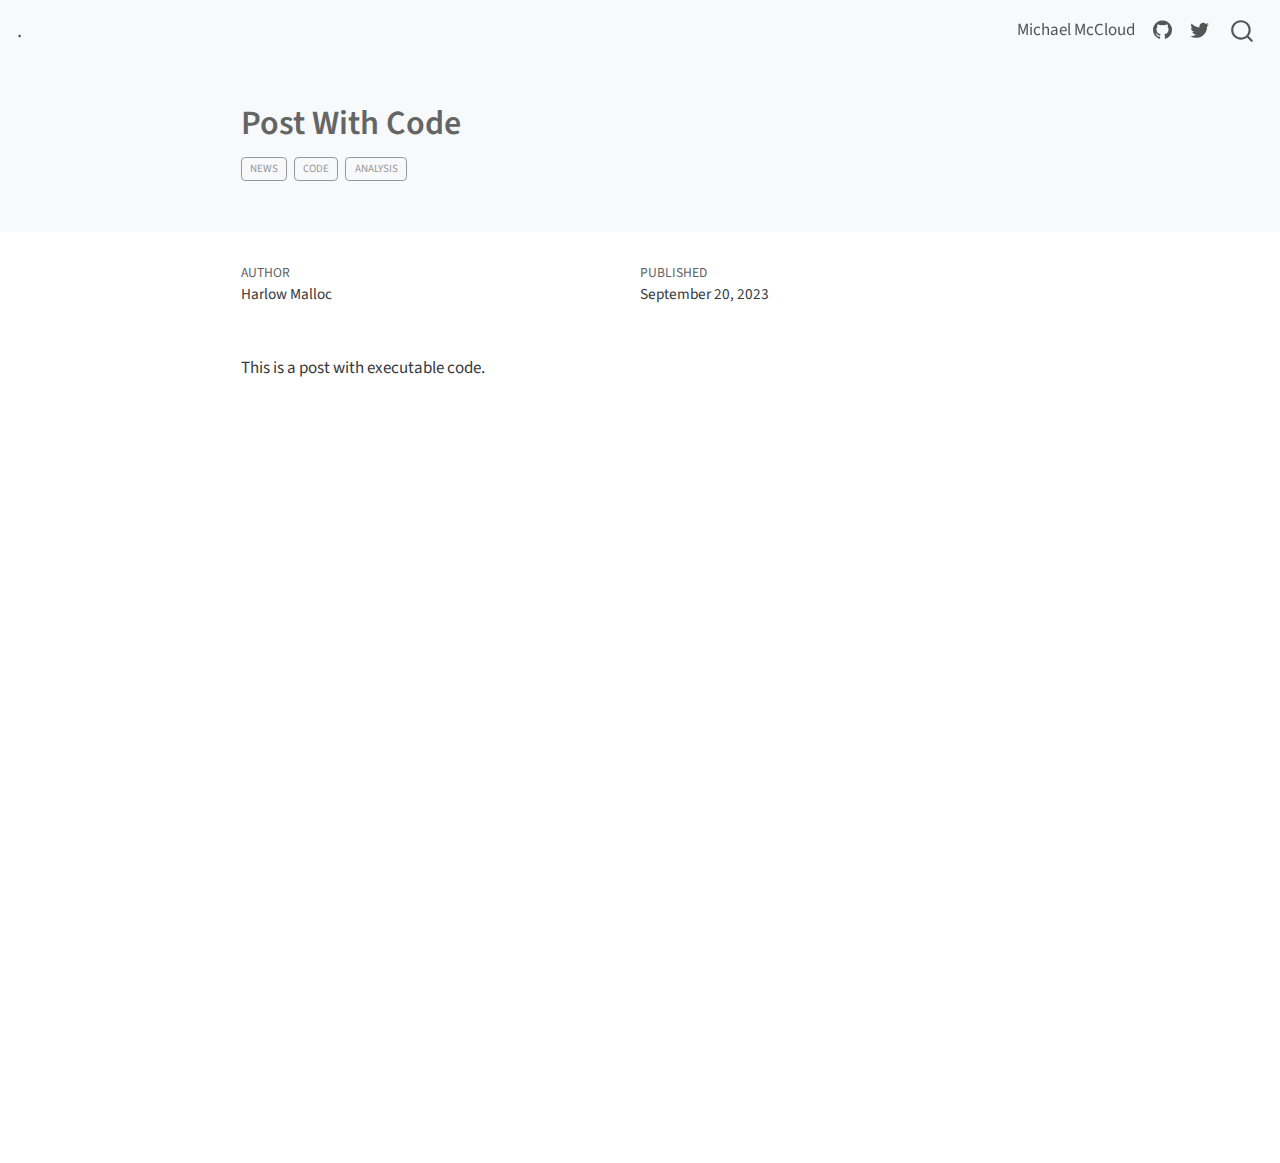
<file: docs/posts/post-with-code/index.html>
<!DOCTYPE html>
<html xmlns="http://www.w3.org/1999/xhtml" lang="en" xml:lang="en"><head>

<meta charset="utf-8">
<meta name="generator" content="quarto-1.3.450">

<meta name="viewport" content="width=device-width, initial-scale=1.0, user-scalable=yes">

<meta name="author" content="Harlow Malloc">
<meta name="dcterms.date" content="2023-09-20">

<title>. - Post With Code</title>
<style>
code{white-space: pre-wrap;}
span.smallcaps{font-variant: small-caps;}
div.columns{display: flex; gap: min(4vw, 1.5em);}
div.column{flex: auto; overflow-x: auto;}
div.hanging-indent{margin-left: 1.5em; text-indent: -1.5em;}
ul.task-list{list-style: none;}
ul.task-list li input[type="checkbox"] {
  width: 0.8em;
  margin: 0 0.8em 0.2em -1em; /* quarto-specific, see https://github.com/quarto-dev/quarto-cli/issues/4556 */ 
  vertical-align: middle;
}
</style>


<script src="../../site_libs/quarto-nav/quarto-nav.js"></script>
<script src="../../site_libs/quarto-nav/headroom.min.js"></script>
<script src="../../site_libs/clipboard/clipboard.min.js"></script>
<script src="../../site_libs/quarto-search/autocomplete.umd.js"></script>
<script src="../../site_libs/quarto-search/fuse.min.js"></script>
<script src="../../site_libs/quarto-search/quarto-search.js"></script>
<meta name="quarto:offset" content="../../">
<script src="../../site_libs/quarto-html/quarto.js"></script>
<script src="../../site_libs/quarto-html/popper.min.js"></script>
<script src="../../site_libs/quarto-html/tippy.umd.min.js"></script>
<script src="../../site_libs/quarto-html/anchor.min.js"></script>
<link href="../../site_libs/quarto-html/tippy.css" rel="stylesheet">
<link href="../../site_libs/quarto-html/quarto-syntax-highlighting.css" rel="stylesheet" id="quarto-text-highlighting-styles">
<script src="../../site_libs/bootstrap/bootstrap.min.js"></script>
<link href="../../site_libs/bootstrap/bootstrap-icons.css" rel="stylesheet">
<link href="../../site_libs/bootstrap/bootstrap.min.css" rel="stylesheet" id="quarto-bootstrap" data-mode="light">
<script id="quarto-search-options" type="application/json">{
  "location": "navbar",
  "copy-button": false,
  "collapse-after": 3,
  "panel-placement": "end",
  "type": "overlay",
  "limit": 20,
  "language": {
    "search-no-results-text": "No results",
    "search-matching-documents-text": "matching documents",
    "search-copy-link-title": "Copy link to search",
    "search-hide-matches-text": "Hide additional matches",
    "search-more-match-text": "more match in this document",
    "search-more-matches-text": "more matches in this document",
    "search-clear-button-title": "Clear",
    "search-detached-cancel-button-title": "Cancel",
    "search-submit-button-title": "Submit",
    "search-label": "Search"
  }
}</script>


<link rel="stylesheet" href="../../styles.css">
</head>

<body class="nav-fixed fullcontent">

<div id="quarto-search-results"></div>
  <header id="quarto-header" class="headroom fixed-top">
    <nav class="navbar navbar-expand-lg navbar-dark ">
      <div class="navbar-container container-fluid">
      <div class="navbar-brand-container">
    <a class="navbar-brand" href="../../index.html">
    <span class="navbar-title">.</span>
    </a>
  </div>
            <div id="quarto-search" class="" title="Search"></div>
          <button class="navbar-toggler" type="button" data-bs-toggle="collapse" data-bs-target="#navbarCollapse" aria-controls="navbarCollapse" aria-expanded="false" aria-label="Toggle navigation" onclick="if (window.quartoToggleHeadroom) { window.quartoToggleHeadroom(); }">
  <span class="navbar-toggler-icon"></span>
</button>
          <div class="collapse navbar-collapse" id="navbarCollapse">
            <ul class="navbar-nav navbar-nav-scroll ms-auto">
  <li class="nav-item">
    <a class="nav-link" href="../../about.html" rel="" target="">
 <span class="menu-text">Michael McCloud</span></a>
  </li>  
  <li class="nav-item compact">
    <a class="nav-link" href="https://github.com/" rel="" target=""><i class="bi bi-github" role="img">
</i> 
 <span class="menu-text"></span></a>
  </li>  
  <li class="nav-item compact">
    <a class="nav-link" href="https://twitter.com" rel="" target=""><i class="bi bi-twitter" role="img">
</i> 
 <span class="menu-text"></span></a>
  </li>  
</ul>
            <div class="quarto-navbar-tools">
</div>
          </div> <!-- /navcollapse -->
      </div> <!-- /container-fluid -->
    </nav>
</header>
<!-- content -->
<header id="title-block-header" class="quarto-title-block default page-columns page-full">
  <div class="quarto-title-banner page-columns page-full">
    <div class="quarto-title column-body">
      <h1 class="title">Post With Code</h1>
                                <div class="quarto-categories">
                <div class="quarto-category">news</div>
                <div class="quarto-category">code</div>
                <div class="quarto-category">analysis</div>
              </div>
                  </div>
  </div>
    
  
  <div class="quarto-title-meta">

      <div>
      <div class="quarto-title-meta-heading">Author</div>
      <div class="quarto-title-meta-contents">
               <p>Harlow Malloc </p>
            </div>
    </div>
      
      <div>
      <div class="quarto-title-meta-heading">Published</div>
      <div class="quarto-title-meta-contents">
        <p class="date">September 20, 2023</p>
      </div>
    </div>
    
      
    </div>
    
  
  </header><div id="quarto-content" class="quarto-container page-columns page-rows-contents page-layout-article page-navbar">
<!-- sidebar -->
<!-- margin-sidebar -->
    
<!-- main -->
<main class="content quarto-banner-title-block" id="quarto-document-content">




<p>This is a post with executable code.</p>



</main> <!-- /main -->
<script id="quarto-html-after-body" type="application/javascript">
window.document.addEventListener("DOMContentLoaded", function (event) {
  const toggleBodyColorMode = (bsSheetEl) => {
    const mode = bsSheetEl.getAttribute("data-mode");
    const bodyEl = window.document.querySelector("body");
    if (mode === "dark") {
      bodyEl.classList.add("quarto-dark");
      bodyEl.classList.remove("quarto-light");
    } else {
      bodyEl.classList.add("quarto-light");
      bodyEl.classList.remove("quarto-dark");
    }
  }
  const toggleBodyColorPrimary = () => {
    const bsSheetEl = window.document.querySelector("link#quarto-bootstrap");
    if (bsSheetEl) {
      toggleBodyColorMode(bsSheetEl);
    }
  }
  toggleBodyColorPrimary();  
  const icon = "";
  const anchorJS = new window.AnchorJS();
  anchorJS.options = {
    placement: 'right',
    icon: icon
  };
  anchorJS.add('.anchored');
  const isCodeAnnotation = (el) => {
    for (const clz of el.classList) {
      if (clz.startsWith('code-annotation-')) {                     
        return true;
      }
    }
    return false;
  }
  const clipboard = new window.ClipboardJS('.code-copy-button', {
    text: function(trigger) {
      const codeEl = trigger.previousElementSibling.cloneNode(true);
      for (const childEl of codeEl.children) {
        if (isCodeAnnotation(childEl)) {
          childEl.remove();
        }
      }
      return codeEl.innerText;
    }
  });
  clipboard.on('success', function(e) {
    // button target
    const button = e.trigger;
    // don't keep focus
    button.blur();
    // flash "checked"
    button.classList.add('code-copy-button-checked');
    var currentTitle = button.getAttribute("title");
    button.setAttribute("title", "Copied!");
    let tooltip;
    if (window.bootstrap) {
      button.setAttribute("data-bs-toggle", "tooltip");
      button.setAttribute("data-bs-placement", "left");
      button.setAttribute("data-bs-title", "Copied!");
      tooltip = new bootstrap.Tooltip(button, 
        { trigger: "manual", 
          customClass: "code-copy-button-tooltip",
          offset: [0, -8]});
      tooltip.show();    
    }
    setTimeout(function() {
      if (tooltip) {
        tooltip.hide();
        button.removeAttribute("data-bs-title");
        button.removeAttribute("data-bs-toggle");
        button.removeAttribute("data-bs-placement");
      }
      button.setAttribute("title", currentTitle);
      button.classList.remove('code-copy-button-checked');
    }, 1000);
    // clear code selection
    e.clearSelection();
  });
  function tippyHover(el, contentFn) {
    const config = {
      allowHTML: true,
      content: contentFn,
      maxWidth: 500,
      delay: 100,
      arrow: false,
      appendTo: function(el) {
          return el.parentElement;
      },
      interactive: true,
      interactiveBorder: 10,
      theme: 'quarto',
      placement: 'bottom-start'
    };
    window.tippy(el, config); 
  }
  const noterefs = window.document.querySelectorAll('a[role="doc-noteref"]');
  for (var i=0; i<noterefs.length; i++) {
    const ref = noterefs[i];
    tippyHover(ref, function() {
      // use id or data attribute instead here
      let href = ref.getAttribute('data-footnote-href') || ref.getAttribute('href');
      try { href = new URL(href).hash; } catch {}
      const id = href.replace(/^#\/?/, "");
      const note = window.document.getElementById(id);
      return note.innerHTML;
    });
  }
      let selectedAnnoteEl;
      const selectorForAnnotation = ( cell, annotation) => {
        let cellAttr = 'data-code-cell="' + cell + '"';
        let lineAttr = 'data-code-annotation="' +  annotation + '"';
        const selector = 'span[' + cellAttr + '][' + lineAttr + ']';
        return selector;
      }
      const selectCodeLines = (annoteEl) => {
        const doc = window.document;
        const targetCell = annoteEl.getAttribute("data-target-cell");
        const targetAnnotation = annoteEl.getAttribute("data-target-annotation");
        const annoteSpan = window.document.querySelector(selectorForAnnotation(targetCell, targetAnnotation));
        const lines = annoteSpan.getAttribute("data-code-lines").split(",");
        const lineIds = lines.map((line) => {
          return targetCell + "-" + line;
        })
        let top = null;
        let height = null;
        let parent = null;
        if (lineIds.length > 0) {
            //compute the position of the single el (top and bottom and make a div)
            const el = window.document.getElementById(lineIds[0]);
            top = el.offsetTop;
            height = el.offsetHeight;
            parent = el.parentElement.parentElement;
          if (lineIds.length > 1) {
            const lastEl = window.document.getElementById(lineIds[lineIds.length - 1]);
            const bottom = lastEl.offsetTop + lastEl.offsetHeight;
            height = bottom - top;
          }
          if (top !== null && height !== null && parent !== null) {
            // cook up a div (if necessary) and position it 
            let div = window.document.getElementById("code-annotation-line-highlight");
            if (div === null) {
              div = window.document.createElement("div");
              div.setAttribute("id", "code-annotation-line-highlight");
              div.style.position = 'absolute';
              parent.appendChild(div);
            }
            div.style.top = top - 2 + "px";
            div.style.height = height + 4 + "px";
            let gutterDiv = window.document.getElementById("code-annotation-line-highlight-gutter");
            if (gutterDiv === null) {
              gutterDiv = window.document.createElement("div");
              gutterDiv.setAttribute("id", "code-annotation-line-highlight-gutter");
              gutterDiv.style.position = 'absolute';
              const codeCell = window.document.getElementById(targetCell);
              const gutter = codeCell.querySelector('.code-annotation-gutter');
              gutter.appendChild(gutterDiv);
            }
            gutterDiv.style.top = top - 2 + "px";
            gutterDiv.style.height = height + 4 + "px";
          }
          selectedAnnoteEl = annoteEl;
        }
      };
      const unselectCodeLines = () => {
        const elementsIds = ["code-annotation-line-highlight", "code-annotation-line-highlight-gutter"];
        elementsIds.forEach((elId) => {
          const div = window.document.getElementById(elId);
          if (div) {
            div.remove();
          }
        });
        selectedAnnoteEl = undefined;
      };
      // Attach click handler to the DT
      const annoteDls = window.document.querySelectorAll('dt[data-target-cell]');
      for (const annoteDlNode of annoteDls) {
        annoteDlNode.addEventListener('click', (event) => {
          const clickedEl = event.target;
          if (clickedEl !== selectedAnnoteEl) {
            unselectCodeLines();
            const activeEl = window.document.querySelector('dt[data-target-cell].code-annotation-active');
            if (activeEl) {
              activeEl.classList.remove('code-annotation-active');
            }
            selectCodeLines(clickedEl);
            clickedEl.classList.add('code-annotation-active');
          } else {
            // Unselect the line
            unselectCodeLines();
            clickedEl.classList.remove('code-annotation-active');
          }
        });
      }
  const findCites = (el) => {
    const parentEl = el.parentElement;
    if (parentEl) {
      const cites = parentEl.dataset.cites;
      if (cites) {
        return {
          el,
          cites: cites.split(' ')
        };
      } else {
        return findCites(el.parentElement)
      }
    } else {
      return undefined;
    }
  };
  var bibliorefs = window.document.querySelectorAll('a[role="doc-biblioref"]');
  for (var i=0; i<bibliorefs.length; i++) {
    const ref = bibliorefs[i];
    const citeInfo = findCites(ref);
    if (citeInfo) {
      tippyHover(citeInfo.el, function() {
        var popup = window.document.createElement('div');
        citeInfo.cites.forEach(function(cite) {
          var citeDiv = window.document.createElement('div');
          citeDiv.classList.add('hanging-indent');
          citeDiv.classList.add('csl-entry');
          var biblioDiv = window.document.getElementById('ref-' + cite);
          if (biblioDiv) {
            citeDiv.innerHTML = biblioDiv.innerHTML;
          }
          popup.appendChild(citeDiv);
        });
        return popup.innerHTML;
      });
    }
  }
});
</script>
</div> <!-- /content -->



</body></html>
</file>
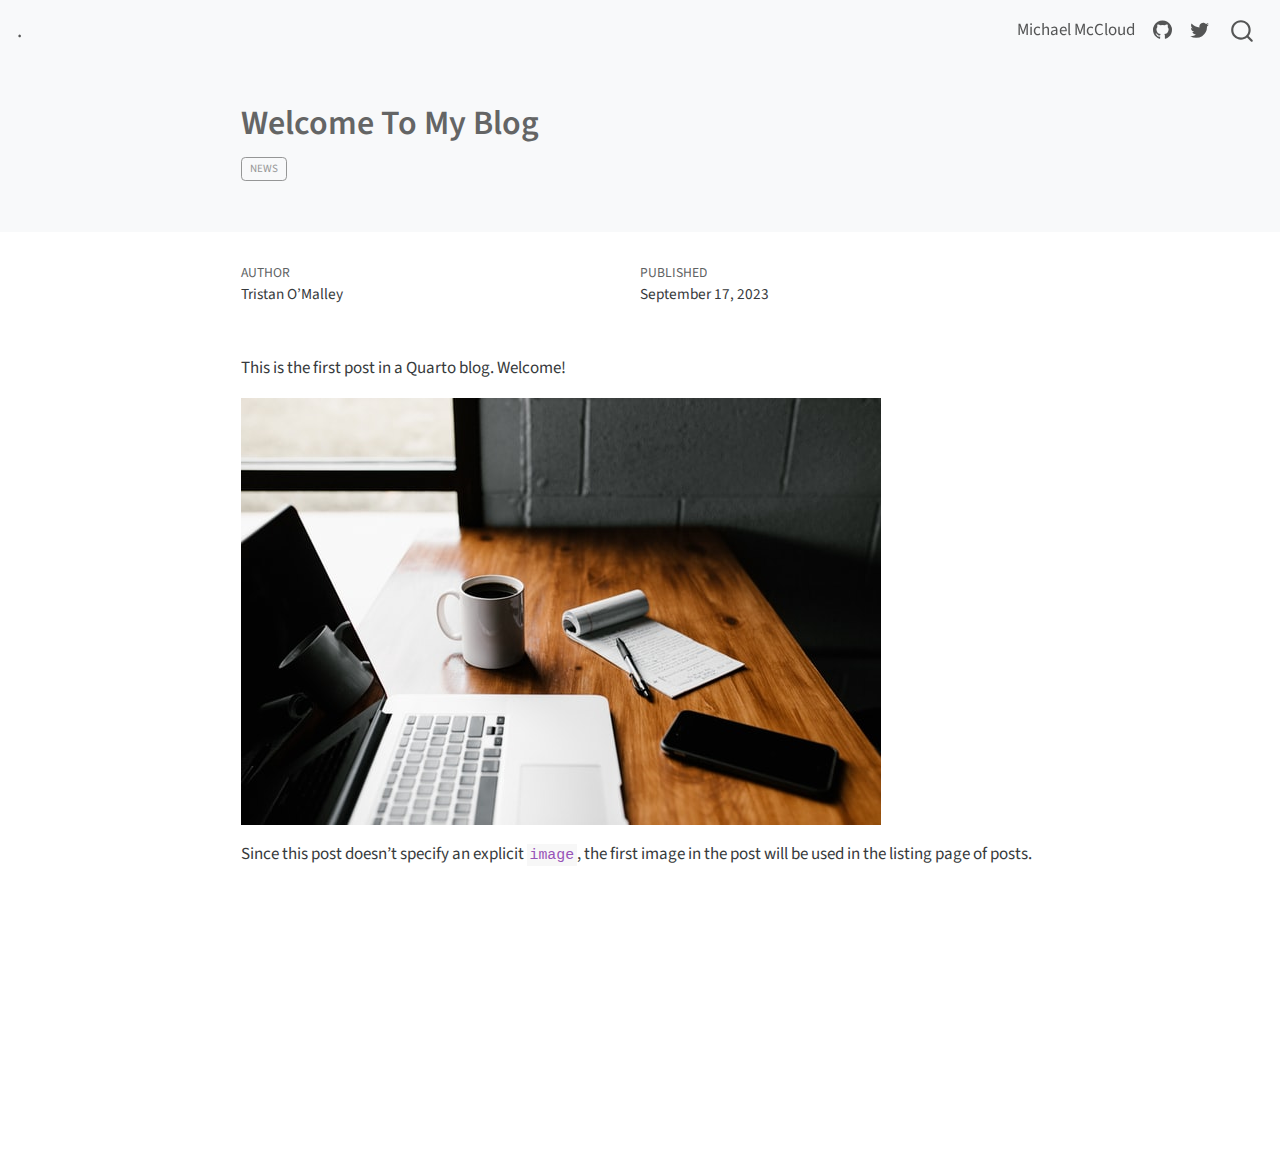
<file: docs/posts/welcome/index.html>
<!DOCTYPE html>
<html xmlns="http://www.w3.org/1999/xhtml" lang="en" xml:lang="en"><head>

<meta charset="utf-8">
<meta name="generator" content="quarto-1.3.450">

<meta name="viewport" content="width=device-width, initial-scale=1.0, user-scalable=yes">

<meta name="author" content="Tristan O’Malley">
<meta name="dcterms.date" content="2023-09-17">

<title>. - Welcome To My Blog</title>
<style>
code{white-space: pre-wrap;}
span.smallcaps{font-variant: small-caps;}
div.columns{display: flex; gap: min(4vw, 1.5em);}
div.column{flex: auto; overflow-x: auto;}
div.hanging-indent{margin-left: 1.5em; text-indent: -1.5em;}
ul.task-list{list-style: none;}
ul.task-list li input[type="checkbox"] {
  width: 0.8em;
  margin: 0 0.8em 0.2em -1em; /* quarto-specific, see https://github.com/quarto-dev/quarto-cli/issues/4556 */ 
  vertical-align: middle;
}
</style>


<script src="../../site_libs/quarto-nav/quarto-nav.js"></script>
<script src="../../site_libs/quarto-nav/headroom.min.js"></script>
<script src="../../site_libs/clipboard/clipboard.min.js"></script>
<script src="../../site_libs/quarto-search/autocomplete.umd.js"></script>
<script src="../../site_libs/quarto-search/fuse.min.js"></script>
<script src="../../site_libs/quarto-search/quarto-search.js"></script>
<meta name="quarto:offset" content="../../">
<script src="../../site_libs/quarto-html/quarto.js"></script>
<script src="../../site_libs/quarto-html/popper.min.js"></script>
<script src="../../site_libs/quarto-html/tippy.umd.min.js"></script>
<script src="../../site_libs/quarto-html/anchor.min.js"></script>
<link href="../../site_libs/quarto-html/tippy.css" rel="stylesheet">
<link href="../../site_libs/quarto-html/quarto-syntax-highlighting.css" rel="stylesheet" id="quarto-text-highlighting-styles">
<script src="../../site_libs/bootstrap/bootstrap.min.js"></script>
<link href="../../site_libs/bootstrap/bootstrap-icons.css" rel="stylesheet">
<link href="../../site_libs/bootstrap/bootstrap.min.css" rel="stylesheet" id="quarto-bootstrap" data-mode="light">
<script id="quarto-search-options" type="application/json">{
  "location": "navbar",
  "copy-button": false,
  "collapse-after": 3,
  "panel-placement": "end",
  "type": "overlay",
  "limit": 20,
  "language": {
    "search-no-results-text": "No results",
    "search-matching-documents-text": "matching documents",
    "search-copy-link-title": "Copy link to search",
    "search-hide-matches-text": "Hide additional matches",
    "search-more-match-text": "more match in this document",
    "search-more-matches-text": "more matches in this document",
    "search-clear-button-title": "Clear",
    "search-detached-cancel-button-title": "Cancel",
    "search-submit-button-title": "Submit",
    "search-label": "Search"
  }
}</script>


<link rel="stylesheet" href="../../styles.css">
</head>

<body class="nav-fixed fullcontent">

<div id="quarto-search-results"></div>
  <header id="quarto-header" class="headroom fixed-top">
    <nav class="navbar navbar-expand-lg navbar-dark ">
      <div class="navbar-container container-fluid">
      <div class="navbar-brand-container">
    <a class="navbar-brand" href="../../index.html">
    <span class="navbar-title">.</span>
    </a>
  </div>
            <div id="quarto-search" class="" title="Search"></div>
          <button class="navbar-toggler" type="button" data-bs-toggle="collapse" data-bs-target="#navbarCollapse" aria-controls="navbarCollapse" aria-expanded="false" aria-label="Toggle navigation" onclick="if (window.quartoToggleHeadroom) { window.quartoToggleHeadroom(); }">
  <span class="navbar-toggler-icon"></span>
</button>
          <div class="collapse navbar-collapse" id="navbarCollapse">
            <ul class="navbar-nav navbar-nav-scroll ms-auto">
  <li class="nav-item">
    <a class="nav-link" href="../../about.html" rel="" target="">
 <span class="menu-text">Michael McCloud</span></a>
  </li>  
  <li class="nav-item compact">
    <a class="nav-link" href="https://github.com/" rel="" target=""><i class="bi bi-github" role="img">
</i> 
 <span class="menu-text"></span></a>
  </li>  
  <li class="nav-item compact">
    <a class="nav-link" href="https://twitter.com" rel="" target=""><i class="bi bi-twitter" role="img">
</i> 
 <span class="menu-text"></span></a>
  </li>  
</ul>
            <div class="quarto-navbar-tools">
</div>
          </div> <!-- /navcollapse -->
      </div> <!-- /container-fluid -->
    </nav>
</header>
<!-- content -->
<header id="title-block-header" class="quarto-title-block default page-columns page-full">
  <div class="quarto-title-banner page-columns page-full">
    <div class="quarto-title column-body">
      <h1 class="title">Welcome To My Blog</h1>
                                <div class="quarto-categories">
                <div class="quarto-category">news</div>
              </div>
                  </div>
  </div>
    
  
  <div class="quarto-title-meta">

      <div>
      <div class="quarto-title-meta-heading">Author</div>
      <div class="quarto-title-meta-contents">
               <p>Tristan O’Malley </p>
            </div>
    </div>
      
      <div>
      <div class="quarto-title-meta-heading">Published</div>
      <div class="quarto-title-meta-contents">
        <p class="date">September 17, 2023</p>
      </div>
    </div>
    
      
    </div>
    
  
  </header><div id="quarto-content" class="quarto-container page-columns page-rows-contents page-layout-article page-navbar">
<!-- sidebar -->
<!-- margin-sidebar -->
    
<!-- main -->
<main class="content quarto-banner-title-block" id="quarto-document-content">




<p>This is the first post in a Quarto blog. Welcome!</p>
<p><img src="thumbnail.jpg" class="img-fluid"></p>
<p>Since this post doesn’t specify an explicit <code>image</code>, the first image in the post will be used in the listing page of posts.</p>



</main> <!-- /main -->
<script id="quarto-html-after-body" type="application/javascript">
window.document.addEventListener("DOMContentLoaded", function (event) {
  const toggleBodyColorMode = (bsSheetEl) => {
    const mode = bsSheetEl.getAttribute("data-mode");
    const bodyEl = window.document.querySelector("body");
    if (mode === "dark") {
      bodyEl.classList.add("quarto-dark");
      bodyEl.classList.remove("quarto-light");
    } else {
      bodyEl.classList.add("quarto-light");
      bodyEl.classList.remove("quarto-dark");
    }
  }
  const toggleBodyColorPrimary = () => {
    const bsSheetEl = window.document.querySelector("link#quarto-bootstrap");
    if (bsSheetEl) {
      toggleBodyColorMode(bsSheetEl);
    }
  }
  toggleBodyColorPrimary();  
  const icon = "";
  const anchorJS = new window.AnchorJS();
  anchorJS.options = {
    placement: 'right',
    icon: icon
  };
  anchorJS.add('.anchored');
  const isCodeAnnotation = (el) => {
    for (const clz of el.classList) {
      if (clz.startsWith('code-annotation-')) {                     
        return true;
      }
    }
    return false;
  }
  const clipboard = new window.ClipboardJS('.code-copy-button', {
    text: function(trigger) {
      const codeEl = trigger.previousElementSibling.cloneNode(true);
      for (const childEl of codeEl.children) {
        if (isCodeAnnotation(childEl)) {
          childEl.remove();
        }
      }
      return codeEl.innerText;
    }
  });
  clipboard.on('success', function(e) {
    // button target
    const button = e.trigger;
    // don't keep focus
    button.blur();
    // flash "checked"
    button.classList.add('code-copy-button-checked');
    var currentTitle = button.getAttribute("title");
    button.setAttribute("title", "Copied!");
    let tooltip;
    if (window.bootstrap) {
      button.setAttribute("data-bs-toggle", "tooltip");
      button.setAttribute("data-bs-placement", "left");
      button.setAttribute("data-bs-title", "Copied!");
      tooltip = new bootstrap.Tooltip(button, 
        { trigger: "manual", 
          customClass: "code-copy-button-tooltip",
          offset: [0, -8]});
      tooltip.show();    
    }
    setTimeout(function() {
      if (tooltip) {
        tooltip.hide();
        button.removeAttribute("data-bs-title");
        button.removeAttribute("data-bs-toggle");
        button.removeAttribute("data-bs-placement");
      }
      button.setAttribute("title", currentTitle);
      button.classList.remove('code-copy-button-checked');
    }, 1000);
    // clear code selection
    e.clearSelection();
  });
  function tippyHover(el, contentFn) {
    const config = {
      allowHTML: true,
      content: contentFn,
      maxWidth: 500,
      delay: 100,
      arrow: false,
      appendTo: function(el) {
          return el.parentElement;
      },
      interactive: true,
      interactiveBorder: 10,
      theme: 'quarto',
      placement: 'bottom-start'
    };
    window.tippy(el, config); 
  }
  const noterefs = window.document.querySelectorAll('a[role="doc-noteref"]');
  for (var i=0; i<noterefs.length; i++) {
    const ref = noterefs[i];
    tippyHover(ref, function() {
      // use id or data attribute instead here
      let href = ref.getAttribute('data-footnote-href') || ref.getAttribute('href');
      try { href = new URL(href).hash; } catch {}
      const id = href.replace(/^#\/?/, "");
      const note = window.document.getElementById(id);
      return note.innerHTML;
    });
  }
      let selectedAnnoteEl;
      const selectorForAnnotation = ( cell, annotation) => {
        let cellAttr = 'data-code-cell="' + cell + '"';
        let lineAttr = 'data-code-annotation="' +  annotation + '"';
        const selector = 'span[' + cellAttr + '][' + lineAttr + ']';
        return selector;
      }
      const selectCodeLines = (annoteEl) => {
        const doc = window.document;
        const targetCell = annoteEl.getAttribute("data-target-cell");
        const targetAnnotation = annoteEl.getAttribute("data-target-annotation");
        const annoteSpan = window.document.querySelector(selectorForAnnotation(targetCell, targetAnnotation));
        const lines = annoteSpan.getAttribute("data-code-lines").split(",");
        const lineIds = lines.map((line) => {
          return targetCell + "-" + line;
        })
        let top = null;
        let height = null;
        let parent = null;
        if (lineIds.length > 0) {
            //compute the position of the single el (top and bottom and make a div)
            const el = window.document.getElementById(lineIds[0]);
            top = el.offsetTop;
            height = el.offsetHeight;
            parent = el.parentElement.parentElement;
          if (lineIds.length > 1) {
            const lastEl = window.document.getElementById(lineIds[lineIds.length - 1]);
            const bottom = lastEl.offsetTop + lastEl.offsetHeight;
            height = bottom - top;
          }
          if (top !== null && height !== null && parent !== null) {
            // cook up a div (if necessary) and position it 
            let div = window.document.getElementById("code-annotation-line-highlight");
            if (div === null) {
              div = window.document.createElement("div");
              div.setAttribute("id", "code-annotation-line-highlight");
              div.style.position = 'absolute';
              parent.appendChild(div);
            }
            div.style.top = top - 2 + "px";
            div.style.height = height + 4 + "px";
            let gutterDiv = window.document.getElementById("code-annotation-line-highlight-gutter");
            if (gutterDiv === null) {
              gutterDiv = window.document.createElement("div");
              gutterDiv.setAttribute("id", "code-annotation-line-highlight-gutter");
              gutterDiv.style.position = 'absolute';
              const codeCell = window.document.getElementById(targetCell);
              const gutter = codeCell.querySelector('.code-annotation-gutter');
              gutter.appendChild(gutterDiv);
            }
            gutterDiv.style.top = top - 2 + "px";
            gutterDiv.style.height = height + 4 + "px";
          }
          selectedAnnoteEl = annoteEl;
        }
      };
      const unselectCodeLines = () => {
        const elementsIds = ["code-annotation-line-highlight", "code-annotation-line-highlight-gutter"];
        elementsIds.forEach((elId) => {
          const div = window.document.getElementById(elId);
          if (div) {
            div.remove();
          }
        });
        selectedAnnoteEl = undefined;
      };
      // Attach click handler to the DT
      const annoteDls = window.document.querySelectorAll('dt[data-target-cell]');
      for (const annoteDlNode of annoteDls) {
        annoteDlNode.addEventListener('click', (event) => {
          const clickedEl = event.target;
          if (clickedEl !== selectedAnnoteEl) {
            unselectCodeLines();
            const activeEl = window.document.querySelector('dt[data-target-cell].code-annotation-active');
            if (activeEl) {
              activeEl.classList.remove('code-annotation-active');
            }
            selectCodeLines(clickedEl);
            clickedEl.classList.add('code-annotation-active');
          } else {
            // Unselect the line
            unselectCodeLines();
            clickedEl.classList.remove('code-annotation-active');
          }
        });
      }
  const findCites = (el) => {
    const parentEl = el.parentElement;
    if (parentEl) {
      const cites = parentEl.dataset.cites;
      if (cites) {
        return {
          el,
          cites: cites.split(' ')
        };
      } else {
        return findCites(el.parentElement)
      }
    } else {
      return undefined;
    }
  };
  var bibliorefs = window.document.querySelectorAll('a[role="doc-biblioref"]');
  for (var i=0; i<bibliorefs.length; i++) {
    const ref = bibliorefs[i];
    const citeInfo = findCites(ref);
    if (citeInfo) {
      tippyHover(citeInfo.el, function() {
        var popup = window.document.createElement('div');
        citeInfo.cites.forEach(function(cite) {
          var citeDiv = window.document.createElement('div');
          citeDiv.classList.add('hanging-indent');
          citeDiv.classList.add('csl-entry');
          var biblioDiv = window.document.getElementById('ref-' + cite);
          if (biblioDiv) {
            citeDiv.innerHTML = biblioDiv.innerHTML;
          }
          popup.appendChild(citeDiv);
        });
        return popup.innerHTML;
      });
    }
  }
});
</script>
</div> <!-- /content -->



</body></html>
</file>
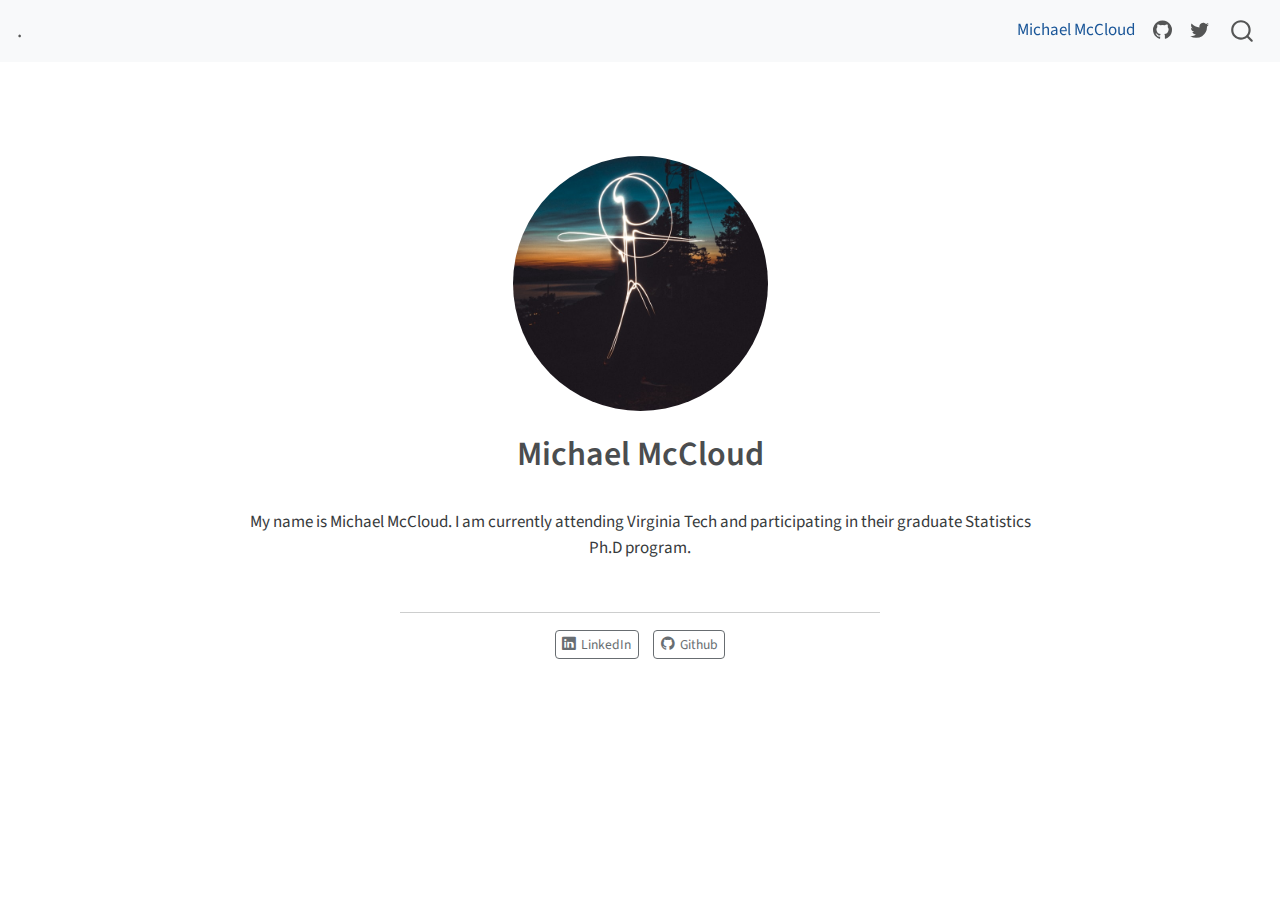
<file: docs/about.html>
<!DOCTYPE html>
<html xmlns="http://www.w3.org/1999/xhtml" lang="en" xml:lang="en"><head>

<meta charset="utf-8">
<meta name="generator" content="quarto-1.3.450">

<meta name="viewport" content="width=device-width, initial-scale=1.0, user-scalable=yes">


<title>. - Michael McCloud</title>
<style>
code{white-space: pre-wrap;}
span.smallcaps{font-variant: small-caps;}
div.columns{display: flex; gap: min(4vw, 1.5em);}
div.column{flex: auto; overflow-x: auto;}
div.hanging-indent{margin-left: 1.5em; text-indent: -1.5em;}
ul.task-list{list-style: none;}
ul.task-list li input[type="checkbox"] {
  width: 0.8em;
  margin: 0 0.8em 0.2em -1em; /* quarto-specific, see https://github.com/quarto-dev/quarto-cli/issues/4556 */ 
  vertical-align: middle;
}
</style>


<script src="site_libs/quarto-nav/quarto-nav.js"></script>
<script src="site_libs/quarto-nav/headroom.min.js"></script>
<script src="site_libs/clipboard/clipboard.min.js"></script>
<script src="site_libs/quarto-search/autocomplete.umd.js"></script>
<script src="site_libs/quarto-search/fuse.min.js"></script>
<script src="site_libs/quarto-search/quarto-search.js"></script>
<meta name="quarto:offset" content="./">
<script src="site_libs/quarto-html/quarto.js"></script>
<script src="site_libs/quarto-html/popper.min.js"></script>
<script src="site_libs/quarto-html/tippy.umd.min.js"></script>
<link href="site_libs/quarto-html/tippy.css" rel="stylesheet">
<link href="site_libs/quarto-html/quarto-syntax-highlighting.css" rel="stylesheet" id="quarto-text-highlighting-styles">
<script src="site_libs/bootstrap/bootstrap.min.js"></script>
<link href="site_libs/bootstrap/bootstrap-icons.css" rel="stylesheet">
<link href="site_libs/bootstrap/bootstrap.min.css" rel="stylesheet" id="quarto-bootstrap" data-mode="light">
<script id="quarto-search-options" type="application/json">{
  "location": "navbar",
  "copy-button": false,
  "collapse-after": 3,
  "panel-placement": "end",
  "type": "overlay",
  "limit": 20,
  "language": {
    "search-no-results-text": "No results",
    "search-matching-documents-text": "matching documents",
    "search-copy-link-title": "Copy link to search",
    "search-hide-matches-text": "Hide additional matches",
    "search-more-match-text": "more match in this document",
    "search-more-matches-text": "more matches in this document",
    "search-clear-button-title": "Clear",
    "search-detached-cancel-button-title": "Cancel",
    "search-submit-button-title": "Submit",
    "search-label": "Search"
  }
}</script>


<link rel="stylesheet" href="styles.css">
</head>

<body class="nav-fixed fullcontent">

<div id="quarto-search-results"></div>
  <header id="quarto-header" class="headroom fixed-top">
    <nav class="navbar navbar-expand-lg navbar-dark ">
      <div class="navbar-container container-fluid">
      <div class="navbar-brand-container">
    <a class="navbar-brand" href="./index.html">
    <span class="navbar-title">.</span>
    </a>
  </div>
            <div id="quarto-search" class="" title="Search"></div>
          <button class="navbar-toggler" type="button" data-bs-toggle="collapse" data-bs-target="#navbarCollapse" aria-controls="navbarCollapse" aria-expanded="false" aria-label="Toggle navigation" onclick="if (window.quartoToggleHeadroom) { window.quartoToggleHeadroom(); }">
  <span class="navbar-toggler-icon"></span>
</button>
          <div class="collapse navbar-collapse" id="navbarCollapse">
            <ul class="navbar-nav navbar-nav-scroll ms-auto">
  <li class="nav-item">
    <a class="nav-link active" href="./about.html" rel="" target="" aria-current="page">
 <span class="menu-text">Michael McCloud</span></a>
  </li>  
  <li class="nav-item compact">
    <a class="nav-link" href="https://github.com/" rel="" target=""><i class="bi bi-github" role="img">
</i> 
 <span class="menu-text"></span></a>
  </li>  
  <li class="nav-item compact">
    <a class="nav-link" href="https://twitter.com" rel="" target=""><i class="bi bi-twitter" role="img">
</i> 
 <span class="menu-text"></span></a>
  </li>  
</ul>
            <div class="quarto-navbar-tools">
</div>
          </div> <!-- /navcollapse -->
      </div> <!-- /container-fluid -->
    </nav>
</header>
<!-- content -->
<div id="quarto-content" class="quarto-container page-columns page-rows-contents page-layout-article page-navbar">
<!-- sidebar -->
<!-- margin-sidebar -->
    
<!-- main -->
<div class="quarto-about-jolla">
  <img src="profile.jpg" class="about-image
  round " style="height: 15em; width: 15em;">
 <header id="title-block-header" class="quarto-title-block default">
<div class="quarto-title">
<h1 class="title">Michael McCloud</h1>
</div>
<div class="quarto-title-meta">
  </div>
</header><main class="content" id="quarto-document-content">
<p>My name is Michael McCloud. I am currently attending Virginia Tech and participating in their graduate Statistics Ph.D program.</p>


</main> 
  <hr class="about-sep">
   <div class="about-links">
  <a href="https://linkedin.com" class="about-link" rel="" target="">
    <i class="bi bi-linkedin"></i>
     <span class="about-link-text">LinkedIn</span>
  </a>
  <a href="https://github.com" class="about-link" rel="" target="">
    <i class="bi bi-github"></i>
     <span class="about-link-text">Github</span>
  </a>
</div>
</div>
 <!-- /main -->
<script id="quarto-html-after-body" type="application/javascript">
window.document.addEventListener("DOMContentLoaded", function (event) {
  const toggleBodyColorMode = (bsSheetEl) => {
    const mode = bsSheetEl.getAttribute("data-mode");
    const bodyEl = window.document.querySelector("body");
    if (mode === "dark") {
      bodyEl.classList.add("quarto-dark");
      bodyEl.classList.remove("quarto-light");
    } else {
      bodyEl.classList.add("quarto-light");
      bodyEl.classList.remove("quarto-dark");
    }
  }
  const toggleBodyColorPrimary = () => {
    const bsSheetEl = window.document.querySelector("link#quarto-bootstrap");
    if (bsSheetEl) {
      toggleBodyColorMode(bsSheetEl);
    }
  }
  toggleBodyColorPrimary();  
  const isCodeAnnotation = (el) => {
    for (const clz of el.classList) {
      if (clz.startsWith('code-annotation-')) {                     
        return true;
      }
    }
    return false;
  }
  const clipboard = new window.ClipboardJS('.code-copy-button', {
    text: function(trigger) {
      const codeEl = trigger.previousElementSibling.cloneNode(true);
      for (const childEl of codeEl.children) {
        if (isCodeAnnotation(childEl)) {
          childEl.remove();
        }
      }
      return codeEl.innerText;
    }
  });
  clipboard.on('success', function(e) {
    // button target
    const button = e.trigger;
    // don't keep focus
    button.blur();
    // flash "checked"
    button.classList.add('code-copy-button-checked');
    var currentTitle = button.getAttribute("title");
    button.setAttribute("title", "Copied!");
    let tooltip;
    if (window.bootstrap) {
      button.setAttribute("data-bs-toggle", "tooltip");
      button.setAttribute("data-bs-placement", "left");
      button.setAttribute("data-bs-title", "Copied!");
      tooltip = new bootstrap.Tooltip(button, 
        { trigger: "manual", 
          customClass: "code-copy-button-tooltip",
          offset: [0, -8]});
      tooltip.show();    
    }
    setTimeout(function() {
      if (tooltip) {
        tooltip.hide();
        button.removeAttribute("data-bs-title");
        button.removeAttribute("data-bs-toggle");
        button.removeAttribute("data-bs-placement");
      }
      button.setAttribute("title", currentTitle);
      button.classList.remove('code-copy-button-checked');
    }, 1000);
    // clear code selection
    e.clearSelection();
  });
  function tippyHover(el, contentFn) {
    const config = {
      allowHTML: true,
      content: contentFn,
      maxWidth: 500,
      delay: 100,
      arrow: false,
      appendTo: function(el) {
          return el.parentElement;
      },
      interactive: true,
      interactiveBorder: 10,
      theme: 'quarto',
      placement: 'bottom-start'
    };
    window.tippy(el, config); 
  }
  const noterefs = window.document.querySelectorAll('a[role="doc-noteref"]');
  for (var i=0; i<noterefs.length; i++) {
    const ref = noterefs[i];
    tippyHover(ref, function() {
      // use id or data attribute instead here
      let href = ref.getAttribute('data-footnote-href') || ref.getAttribute('href');
      try { href = new URL(href).hash; } catch {}
      const id = href.replace(/^#\/?/, "");
      const note = window.document.getElementById(id);
      return note.innerHTML;
    });
  }
      let selectedAnnoteEl;
      const selectorForAnnotation = ( cell, annotation) => {
        let cellAttr = 'data-code-cell="' + cell + '"';
        let lineAttr = 'data-code-annotation="' +  annotation + '"';
        const selector = 'span[' + cellAttr + '][' + lineAttr + ']';
        return selector;
      }
      const selectCodeLines = (annoteEl) => {
        const doc = window.document;
        const targetCell = annoteEl.getAttribute("data-target-cell");
        const targetAnnotation = annoteEl.getAttribute("data-target-annotation");
        const annoteSpan = window.document.querySelector(selectorForAnnotation(targetCell, targetAnnotation));
        const lines = annoteSpan.getAttribute("data-code-lines").split(",");
        const lineIds = lines.map((line) => {
          return targetCell + "-" + line;
        })
        let top = null;
        let height = null;
        let parent = null;
        if (lineIds.length > 0) {
            //compute the position of the single el (top and bottom and make a div)
            const el = window.document.getElementById(lineIds[0]);
            top = el.offsetTop;
            height = el.offsetHeight;
            parent = el.parentElement.parentElement;
          if (lineIds.length > 1) {
            const lastEl = window.document.getElementById(lineIds[lineIds.length - 1]);
            const bottom = lastEl.offsetTop + lastEl.offsetHeight;
            height = bottom - top;
          }
          if (top !== null && height !== null && parent !== null) {
            // cook up a div (if necessary) and position it 
            let div = window.document.getElementById("code-annotation-line-highlight");
            if (div === null) {
              div = window.document.createElement("div");
              div.setAttribute("id", "code-annotation-line-highlight");
              div.style.position = 'absolute';
              parent.appendChild(div);
            }
            div.style.top = top - 2 + "px";
            div.style.height = height + 4 + "px";
            let gutterDiv = window.document.getElementById("code-annotation-line-highlight-gutter");
            if (gutterDiv === null) {
              gutterDiv = window.document.createElement("div");
              gutterDiv.setAttribute("id", "code-annotation-line-highlight-gutter");
              gutterDiv.style.position = 'absolute';
              const codeCell = window.document.getElementById(targetCell);
              const gutter = codeCell.querySelector('.code-annotation-gutter');
              gutter.appendChild(gutterDiv);
            }
            gutterDiv.style.top = top - 2 + "px";
            gutterDiv.style.height = height + 4 + "px";
          }
          selectedAnnoteEl = annoteEl;
        }
      };
      const unselectCodeLines = () => {
        const elementsIds = ["code-annotation-line-highlight", "code-annotation-line-highlight-gutter"];
        elementsIds.forEach((elId) => {
          const div = window.document.getElementById(elId);
          if (div) {
            div.remove();
          }
        });
        selectedAnnoteEl = undefined;
      };
      // Attach click handler to the DT
      const annoteDls = window.document.querySelectorAll('dt[data-target-cell]');
      for (const annoteDlNode of annoteDls) {
        annoteDlNode.addEventListener('click', (event) => {
          const clickedEl = event.target;
          if (clickedEl !== selectedAnnoteEl) {
            unselectCodeLines();
            const activeEl = window.document.querySelector('dt[data-target-cell].code-annotation-active');
            if (activeEl) {
              activeEl.classList.remove('code-annotation-active');
            }
            selectCodeLines(clickedEl);
            clickedEl.classList.add('code-annotation-active');
          } else {
            // Unselect the line
            unselectCodeLines();
            clickedEl.classList.remove('code-annotation-active');
          }
        });
      }
  const findCites = (el) => {
    const parentEl = el.parentElement;
    if (parentEl) {
      const cites = parentEl.dataset.cites;
      if (cites) {
        return {
          el,
          cites: cites.split(' ')
        };
      } else {
        return findCites(el.parentElement)
      }
    } else {
      return undefined;
    }
  };
  var bibliorefs = window.document.querySelectorAll('a[role="doc-biblioref"]');
  for (var i=0; i<bibliorefs.length; i++) {
    const ref = bibliorefs[i];
    const citeInfo = findCites(ref);
    if (citeInfo) {
      tippyHover(citeInfo.el, function() {
        var popup = window.document.createElement('div');
        citeInfo.cites.forEach(function(cite) {
          var citeDiv = window.document.createElement('div');
          citeDiv.classList.add('hanging-indent');
          citeDiv.classList.add('csl-entry');
          var biblioDiv = window.document.getElementById('ref-' + cite);
          if (biblioDiv) {
            citeDiv.innerHTML = biblioDiv.innerHTML;
          }
          popup.appendChild(citeDiv);
        });
        return popup.innerHTML;
      });
    }
  }
});
</script>
</div> <!-- /content -->



</body></html>
</file>
<file: docs/site_libs/quarto-html/tippy.css>
.tippy-box[data-animation=fade][data-state=hidden]{opacity:0}[data-tippy-root]{max-width:calc(100vw - 10px)}.tippy-box{position:relative;background-color:#333;color:#fff;border-radius:4px;font-size:14px;line-height:1.4;white-space:normal;outline:0;transition-property:transform,visibility,opacity}.tippy-box[data-placement^=top]>.tippy-arrow{bottom:0}.tippy-box[data-placement^=top]>.tippy-arrow:before{bottom:-7px;left:0;border-width:8px 8px 0;border-top-color:initial;transform-origin:center top}.tippy-box[data-placement^=bottom]>.tippy-arrow{top:0}.tippy-box[data-placement^=bottom]>.tippy-arrow:before{top:-7px;left:0;border-width:0 8px 8px;border-bottom-color:initial;transform-origin:center bottom}.tippy-box[data-placement^=left]>.tippy-arrow{right:0}.tippy-box[data-placement^=left]>.tippy-arrow:before{border-width:8px 0 8px 8px;border-left-color:initial;right:-7px;transform-origin:center left}.tippy-box[data-placement^=right]>.tippy-arrow{left:0}.tippy-box[data-placement^=right]>.tippy-arrow:before{left:-7px;border-width:8px 8px 8px 0;border-right-color:initial;transform-origin:center right}.tippy-box[data-inertia][data-state=visible]{transition-timing-function:cubic-bezier(.54,1.5,.38,1.11)}.tippy-arrow{width:16px;height:16px;color:#333}.tippy-arrow:before{content:"";position:absolute;border-color:transparent;border-style:solid}.tippy-content{position:relative;padding:5px 9px;z-index:1}
</file>
<file: docs/site_libs/quarto-html/quarto-syntax-highlighting.css>
/* quarto syntax highlight colors */
:root {
  --quarto-hl-ot-color: #003B4F;
  --quarto-hl-at-color: #657422;
  --quarto-hl-ss-color: #20794D;
  --quarto-hl-an-color: #5E5E5E;
  --quarto-hl-fu-color: #4758AB;
  --quarto-hl-st-color: #20794D;
  --quarto-hl-cf-color: #003B4F;
  --quarto-hl-op-color: #5E5E5E;
  --quarto-hl-er-color: #AD0000;
  --quarto-hl-bn-color: #AD0000;
  --quarto-hl-al-color: #AD0000;
  --quarto-hl-va-color: #111111;
  --quarto-hl-bu-color: inherit;
  --quarto-hl-ex-color: inherit;
  --quarto-hl-pp-color: #AD0000;
  --quarto-hl-in-color: #5E5E5E;
  --quarto-hl-vs-color: #20794D;
  --quarto-hl-wa-color: #5E5E5E;
  --quarto-hl-do-color: #5E5E5E;
  --quarto-hl-im-color: #00769E;
  --quarto-hl-ch-color: #20794D;
  --quarto-hl-dt-color: #AD0000;
  --quarto-hl-fl-color: #AD0000;
  --quarto-hl-co-color: #5E5E5E;
  --quarto-hl-cv-color: #5E5E5E;
  --quarto-hl-cn-color: #8f5902;
  --quarto-hl-sc-color: #5E5E5E;
  --quarto-hl-dv-color: #AD0000;
  --quarto-hl-kw-color: #003B4F;
}

/* other quarto variables */
:root {
  --quarto-font-monospace: SFMono-Regular, Menlo, Monaco, Consolas, "Liberation Mono", "Courier New", monospace;
}

pre > code.sourceCode > span {
  color: #003B4F;
}

code span {
  color: #003B4F;
}

code.sourceCode > span {
  color: #003B4F;
}

div.sourceCode,
div.sourceCode pre.sourceCode {
  color: #003B4F;
}

code span.ot {
  color: #003B4F;
  font-style: inherit;
}

code span.at {
  color: #657422;
  font-style: inherit;
}

code span.ss {
  color: #20794D;
  font-style: inherit;
}

code span.an {
  color: #5E5E5E;
  font-style: inherit;
}

code span.fu {
  color: #4758AB;
  font-style: inherit;
}

code span.st {
  color: #20794D;
  font-style: inherit;
}

code span.cf {
  color: #003B4F;
  font-style: inherit;
}

code span.op {
  color: #5E5E5E;
  font-style: inherit;
}

code span.er {
  color: #AD0000;
  font-style: inherit;
}

code span.bn {
  color: #AD0000;
  font-style: inherit;
}

code span.al {
  color: #AD0000;
  font-style: inherit;
}

code span.va {
  color: #111111;
  font-style: inherit;
}

code span.bu {
  font-style: inherit;
}

code span.ex {
  font-style: inherit;
}

code span.pp {
  color: #AD0000;
  font-style: inherit;
}

code span.in {
  color: #5E5E5E;
  font-style: inherit;
}

code span.vs {
  color: #20794D;
  font-style: inherit;
}

code span.wa {
  color: #5E5E5E;
  font-style: italic;
}

code span.do {
  color: #5E5E5E;
  font-style: italic;
}

code span.im {
  color: #00769E;
  font-style: inherit;
}

code span.ch {
  color: #20794D;
  font-style: inherit;
}

code span.dt {
  color: #AD0000;
  font-style: inherit;
}

code span.fl {
  color: #AD0000;
  font-style: inherit;
}

code span.co {
  color: #5E5E5E;
  font-style: inherit;
}

code span.cv {
  color: #5E5E5E;
  font-style: italic;
}

code span.cn {
  color: #8f5902;
  font-style: inherit;
}

code span.sc {
  color: #5E5E5E;
  font-style: inherit;
}

code span.dv {
  color: #AD0000;
  font-style: inherit;
}

code span.kw {
  color: #003B4F;
  font-style: inherit;
}

.prevent-inlining {
  content: "</";
}

/*# sourceMappingURL=debc5d5d77c3f9108843748ff7464032.css.map */
</file>
<file: docs/styles.css>
/* css styles */
</file>
